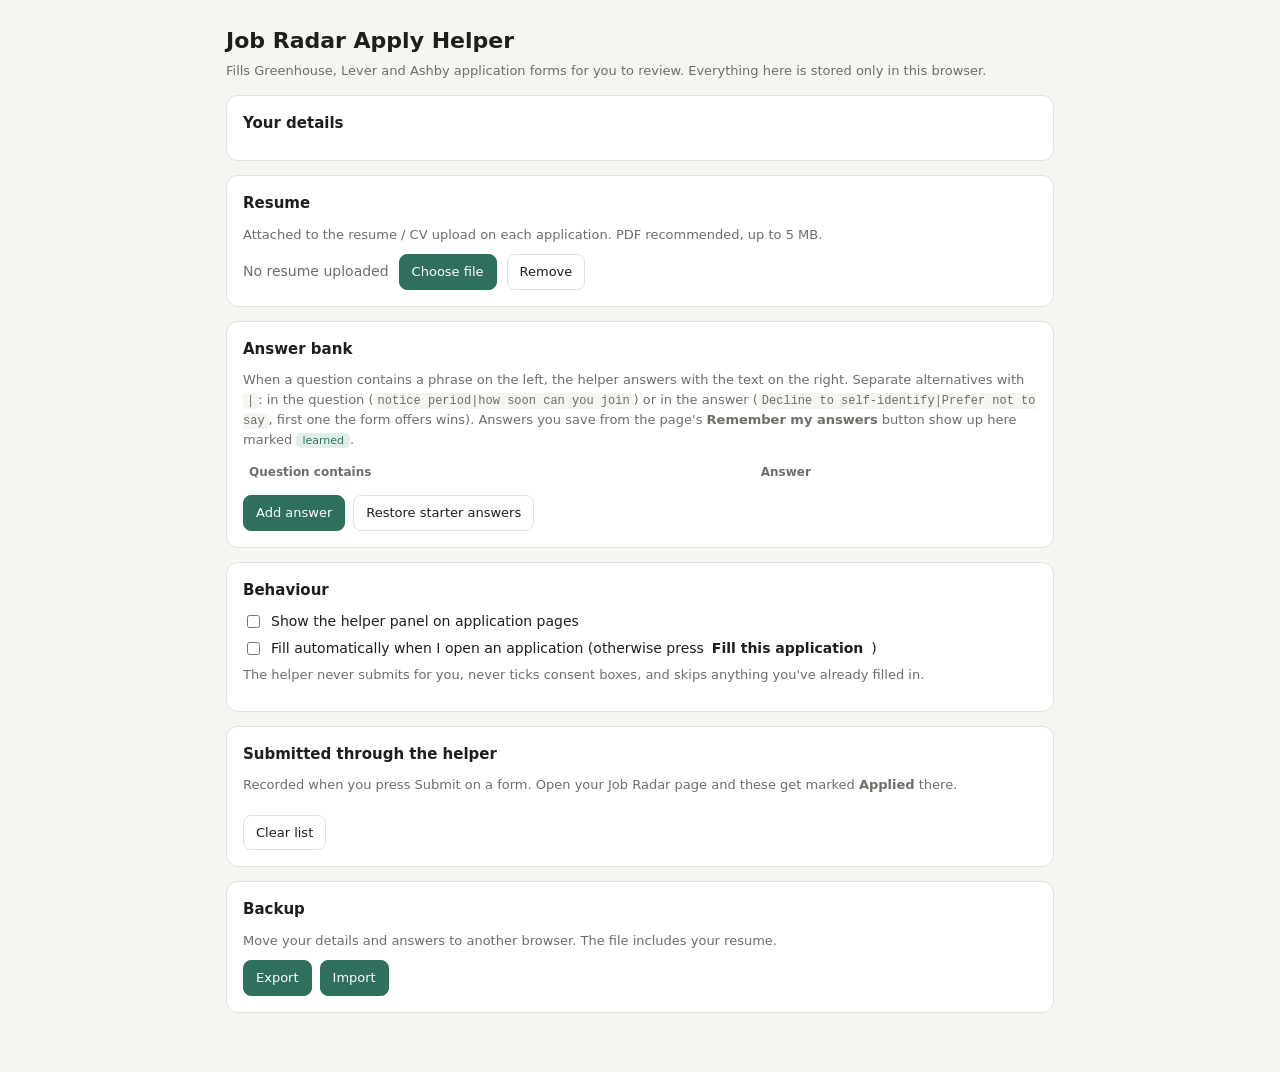
<file: apply-helper/options.html>
<!doctype html>
<html lang="en">
<head>
<meta charset="utf-8">
<meta name="viewport" content="width=device-width, initial-scale=1">
<title>Apply Helper settings</title>
<link rel="stylesheet" href="options.css">
</head>
<body>
<main>
  <header>
    <h1>Job Radar Apply Helper</h1>
    <p>Fills Greenhouse, Lever and Ashby application forms for you to review. Everything here is stored only in this browser. <span id="saved" class="saved" hidden>Saved</span></p>
  </header>

  <section>
    <h2>Your details</h2>
    <div class="grid" id="profile"></div>
  </section>

  <section>
    <h2>Resume</h2>
    <p class="hint">Attached to the resume / CV upload on each application. PDF recommended, up to 5 MB.</p>
    <div class="resume">
      <span id="resume-name" class="muted">No resume uploaded</span>
      <label class="btn">Choose file<input type="file" id="resume" accept=".pdf,.doc,.docx" hidden></label>
      <button class="btn ghost" id="resume-clear" hidden>Remove</button>
    </div>
  </section>

  <section>
    <h2>Answer bank</h2>
    <p class="hint">When a question contains a phrase on the left, the helper answers with the text on the right.
      Separate alternatives with <code>|</code>: in the question (<code>notice period|how soon can you join</code>) or in the
      answer (<code>Decline to self-identify|Prefer not to say</code>, first one the form offers wins). Answers you save from the
      page's <b>Remember my answers</b> button show up here marked <span class="tag">learned</span>.</p>
    <table class="bank">
      <thead><tr><th>Question contains</th><th>Answer</th><th></th></tr></thead>
      <tbody id="bank"></tbody>
    </table>
    <div class="row"><button class="btn" id="add">Add answer</button><button class="btn ghost" id="reset-bank">Restore starter answers</button></div>
  </section>

  <section>
    <h2>Behaviour</h2>
    <label class="check"><input type="checkbox" id="s-showPanel"> Show the helper panel on application pages</label>
    <label class="check"><input type="checkbox" id="s-autoFill"> Fill automatically when I open an application (otherwise press <b>Fill this application</b>)</label>
    <p class="hint">The helper never submits for you, never ticks consent boxes, and skips anything you've already filled in.</p>
  </section>

  <section>
    <h2>Submitted through the helper <span class="muted" id="applied-count"></span></h2>
    <p class="hint">Recorded when you press Submit on a form. Open your Job Radar page and these get marked <b>Applied</b> there.</p>
    <ul id="applied" class="applied"></ul>
    <div class="row"><button class="btn ghost" id="applied-clear">Clear list</button></div>
  </section>

  <section>
    <h2>Backup</h2>
    <p class="hint">Move your details and answers to another browser. The file includes your resume.</p>
    <div class="row">
      <button class="btn" id="export">Export</button>
      <label class="btn">Import<input type="file" id="import" accept="application/json" hidden></label>
    </div>
  </section>
</main>
<script src="src/common.js"></script>
<script src="options.js"></script>
</body>
</html>
</file>
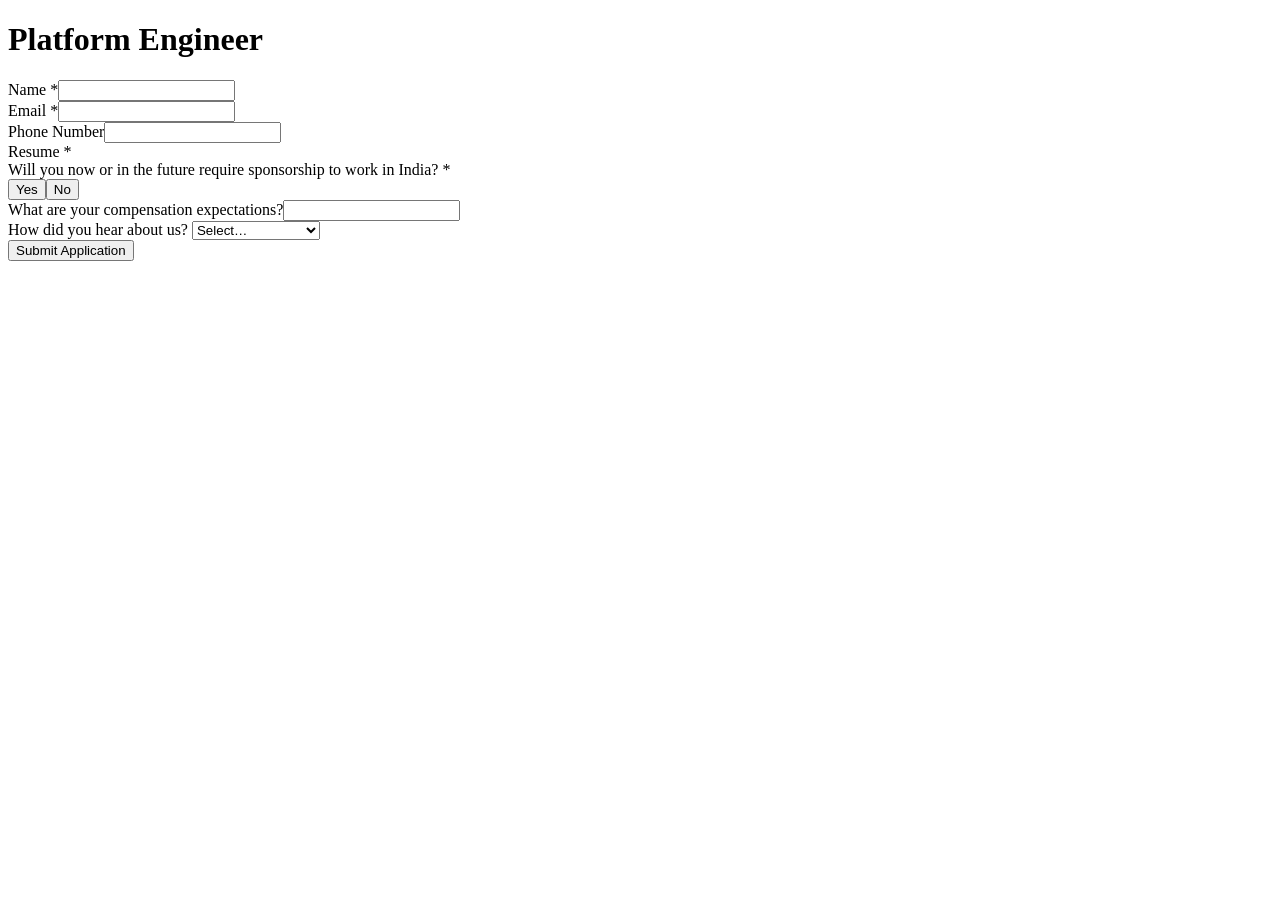
<file: apply-helper/tests/fixtures/ashby.html>
<!doctype html><html><head><meta charset="utf-8"><title>Platform Engineer @ Acme</title>
<style>._active{background:#2f6f5e;color:#fff}</style></head>
<body><h1 class="ashby-job-posting-heading">Platform Engineer</h1>
<div class="ashby-application-form-container">
 <div class="ashby-application-form-field-entry"><label for="_systemfield_name" class="ashby-application-form-question-title">Name *</label><input id="_systemfield_name" name="_systemfield_name" required></div>
 <div class="ashby-application-form-field-entry"><label for="_systemfield_email" class="ashby-application-form-question-title">Email *</label><input id="_systemfield_email" name="_systemfield_email" type="email" required></div>
 <div class="ashby-application-form-field-entry"><label for="phone-q" class="ashby-application-form-question-title">Phone Number</label><input id="phone-q" type="tel"></div>
 <div class="ashby-application-form-field-entry"><label for="_systemfield_resume" class="ashby-application-form-question-title">Resume *</label><input id="_systemfield_resume" type="file" required style="display:none"></div>
 <div class="ashby-application-form-field-entry"><label class="ashby-application-form-question-title">Will you now or in the future require sponsorship to work in India? *</label>
   <div class="_yesno"><button type="button" class="_option">Yes</button><button type="button" class="_option">No</button></div></div>
 <div class="ashby-application-form-field-entry"><label for="ctc-q" class="ashby-application-form-question-title">What are your compensation expectations?</label><input id="ctc-q" type="text"></div>
 <div class="ashby-application-form-field-entry"><label for="hear-q" class="ashby-application-form-question-title">How did you hear about us?</label>
   <select id="hear-q"><option value="">Select…</option><option>LinkedIn</option><option>Company website</option><option>Referral</option></select></div>
 <button type="submit" class="ashby-application-form-submit-button">Submit Application</button>
</div>
<script>document.querySelectorAll('._yesno button').forEach(b=>b.addEventListener('click',()=>{b.parentElement.querySelectorAll('button').forEach(x=>x.classList.remove('_active'));b.classList.add('_active')}));</script>
</body></html>
</file>
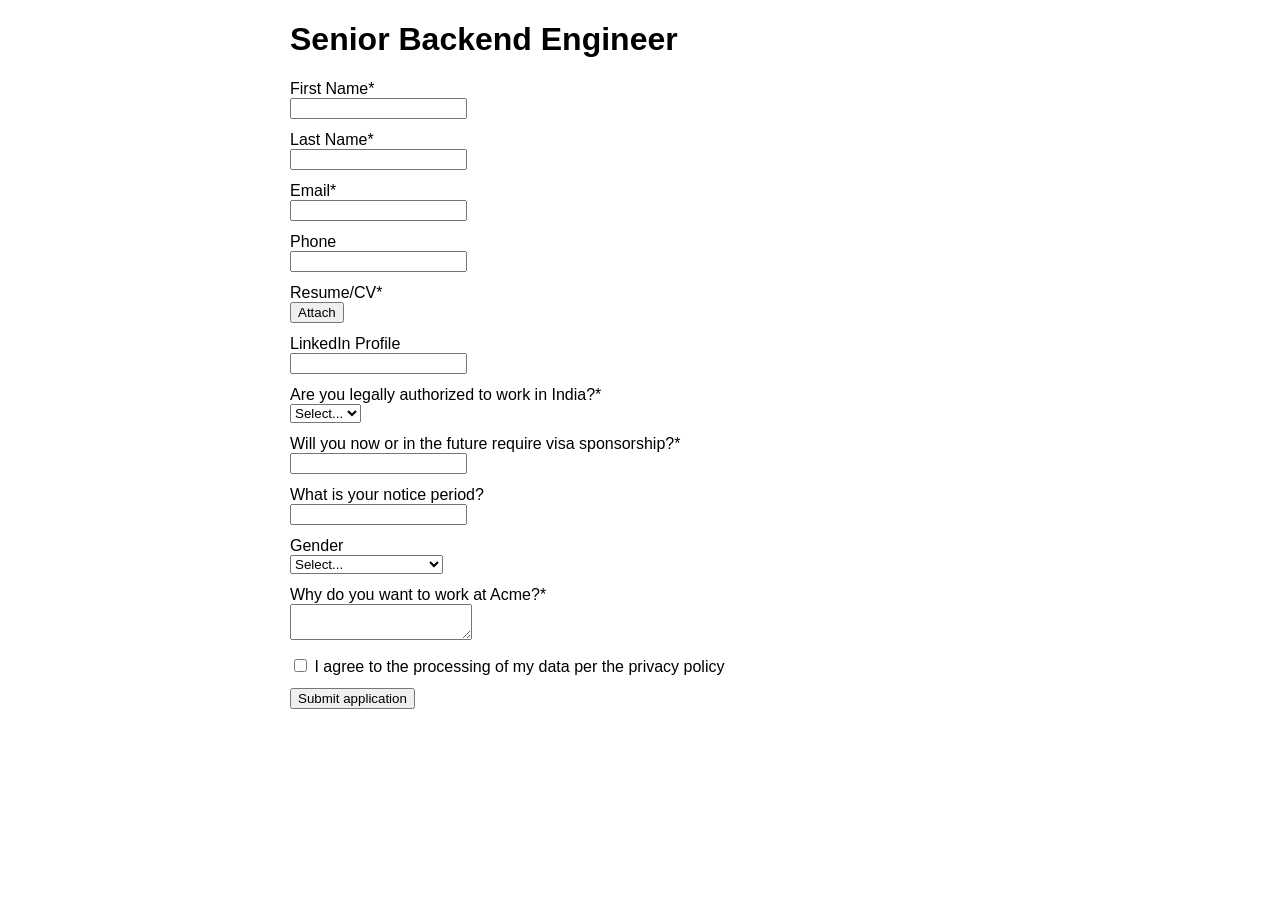
<file: apply-helper/tests/fixtures/greenhouse.html>
<!doctype html><html><head><meta charset="utf-8"><title>Job Application for Senior Backend Engineer at Acme</title>
<style>body{font-family:sans-serif;max-width:700px;margin:20px auto} .field{margin:12px 0} label{display:block} .listbox{border:1px solid #ccc} .listbox[hidden]{display:none}</style></head>
<body><h1 class="section-header">Senior Backend Engineer</h1>
<form id="application-form">
 <div class="field"><label for="first_name">First Name<span>*</span></label><input id="first_name" name="first_name" aria-required="true"></div>
 <div class="field"><label for="last_name">Last Name<span>*</span></label><input id="last_name" name="last_name" aria-required="true"></div>
 <div class="field"><label for="email">Email<span>*</span></label><input id="email" type="text" name="email" aria-required="true"></div>
 <div class="field"><label for="phone">Phone</label><input id="phone" type="tel" name="phone"></div>
 <div class="field"><label for="resume">Resume/CV<span>*</span></label><input id="resume" type="file" style="position:absolute;opacity:0;width:1px;height:1px"><button type="button">Attach</button></div>
 <div class="field"><label for="question_1">LinkedIn Profile</label><input id="question_1" type="text"></div>
 <div class="field"><label for="question_2">Are you legally authorized to work in India?*</label>
   <select id="question_2"><option value="">Select...</option><option value="1">Yes</option><option value="0">No</option></select></div>
 <div class="field"><label id="q3-label" for="question_3">Will you now or in the future require visa sponsorship?*</label>
   <div class="select__container"><div class="select__control"><div class="select__single-value" id="q3-value"></div>
   <input id="question_3" class="select__input" role="combobox" aria-autocomplete="list" aria-controls="q3-list" aria-labelledby="q3-label"></div>
   <div id="q3-list" class="listbox" role="listbox" hidden></div></div></div>
 <div class="field"><label for="question_4">What is your notice period?</label><input id="question_4" type="text"></div>
 <div class="field"><label for="question_5">Gender</label>
   <select id="question_5"><option value="">Select...</option><option>Male</option><option>Female</option><option>Decline to self-identify</option></select></div>
 <div class="field"><label for="question_6">Why do you want to work at Acme?*</label><textarea id="question_6" required></textarea></div>
 <div class="field"><label><input type="checkbox" id="consent" required> I agree to the processing of my data per the privacy policy</label></div>
 <button type="submit">Submit application</button>
</form>
<script>
 const inp=document.getElementById('question_3'), list=document.getElementById('q3-list'), val=document.getElementById('q3-value');
 inp.addEventListener('input',()=>{ const q=inp.value.toLowerCase(); list.innerHTML='';
   ['Yes','No'].filter(o=>o.toLowerCase().includes(q)).forEach((o,i)=>{const d=document.createElement('div');d.setAttribute('role','option');d.id='react-select-3-option-'+i;d.textContent=o;
     d.addEventListener('click',()=>{val.textContent=o;inp.value='';list.hidden=true;});list.appendChild(d)}); list.hidden=!list.children.length;});
 document.getElementById('application-form').addEventListener('submit',e=>{e.preventDefault();document.body.dataset.submitted='1'});
 // Like React hydrating the whole document: drop any node the app didn't render.
 const own = new Set([...document.documentElement.children, ...document.body.children]);
 const rerender = () => [...document.documentElement.children, ...document.body.children].forEach(n => { if (!own.has(n)) n.remove(); });
 window.addEventListener('load', () => { setTimeout(rerender, 300); setTimeout(rerender, 1600); });
</script></body></html>
</file>
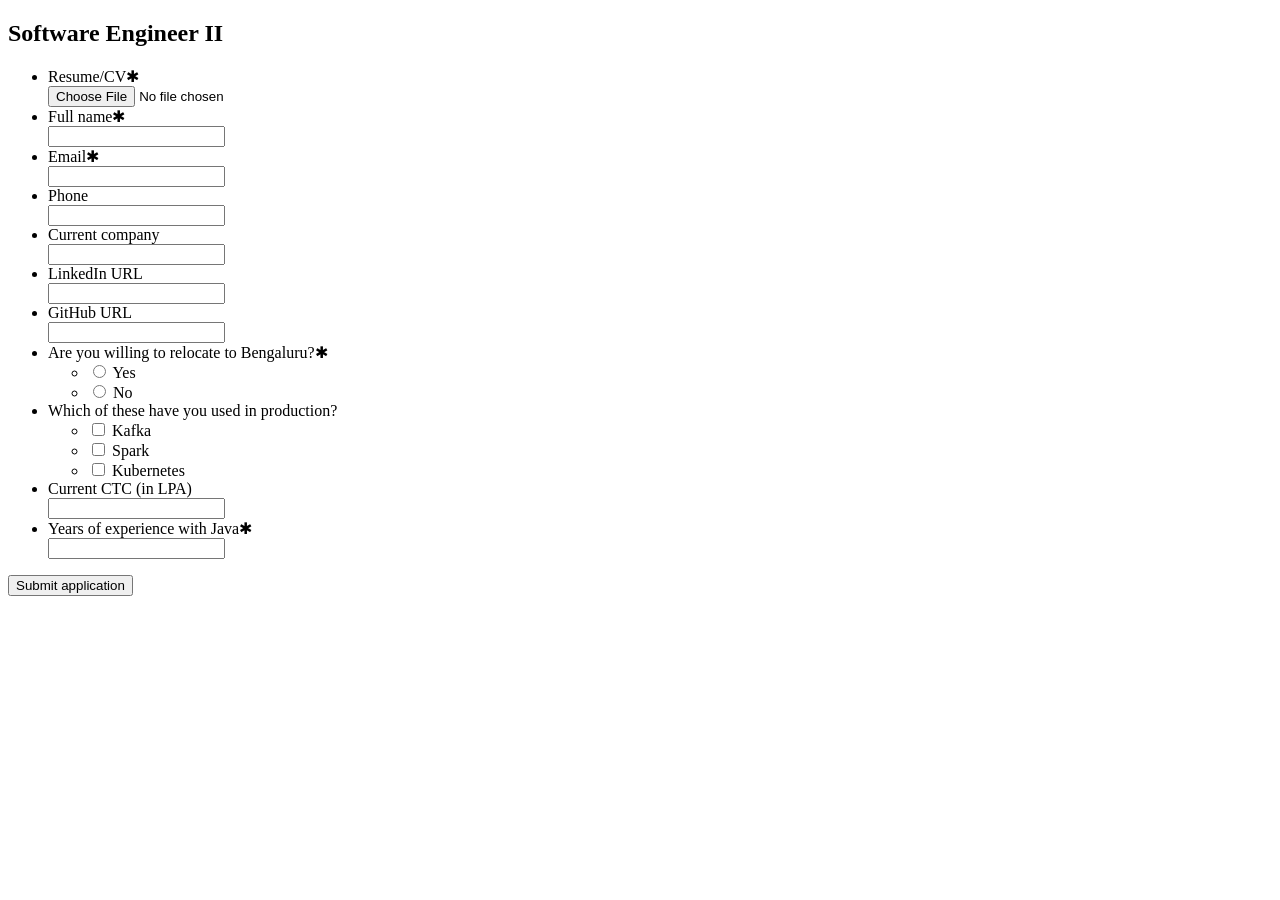
<file: apply-helper/tests/fixtures/lever.html>
<!doctype html><html><head><meta charset="utf-8"><title>Acme - Software Engineer II</title></head>
<body><div class="posting-headline"><h2>Software Engineer II</h2></div>
<form method="POST" id="application-form"><ul>
 <li class="application-question"><label><div class="application-label">Resume/CV<span class="required">✱</span></div>
   <div class="application-field"><input type="file" name="resume" id="resume-upload-input"></div></label></li>
 <li class="application-question"><label><div class="application-label">Full name<span class="required">✱</span></div><div class="application-field"><input type="text" name="name" required></div></label></li>
 <li class="application-question"><label><div class="application-label">Email<span class="required">✱</span></div><div class="application-field"><input type="email" name="email" required></div></label></li>
 <li class="application-question"><label><div class="application-label">Phone</div><div class="application-field"><input type="text" name="phone"></div></label></li>
 <li class="application-question"><label><div class="application-label">Current company</div><div class="application-field"><input type="text" name="org"></div></label></li>
 <li class="application-question"><label><div class="application-label">LinkedIn URL</div><div class="application-field"><input type="text" name="urls[LinkedIn]"></div></label></li>
 <li class="application-question"><label><div class="application-label">GitHub URL</div><div class="application-field"><input type="text" name="urls[GitHub]"></div></label></li>
 <li class="application-question custom-question"><div class="application-label">Are you willing to relocate to Bengaluru?<span class="required">✱</span></div>
   <div class="application-field"><ul>
     <li><label><input type="radio" name="cards[abc][field0]" value="Yes"> Yes</label></li>
     <li><label><input type="radio" name="cards[abc][field0]" value="No"> No</label></li></ul></div></li>
 <li class="application-question custom-question"><div class="application-label">Which of these have you used in production?</div>
   <div class="application-field"><ul>
     <li><label><input type="checkbox" name="cards[abc][field1]" value="Kafka"> Kafka</label></li>
     <li><label><input type="checkbox" name="cards[abc][field1]" value="Spark"> Spark</label></li>
     <li><label><input type="checkbox" name="cards[abc][field1]" value="Kubernetes"> Kubernetes</label></li></ul></div></li>
 <li class="application-question custom-question"><label><div class="application-label">Current CTC (in LPA)</div><div class="application-field"><input type="text" name="cards[abc][field2]"></div></label></li>
 <li class="application-question custom-question"><label><div class="application-label">Years of experience with Java<span class="required">✱</span></div><div class="application-field"><input type="text" name="cards[abc][field3]" required></div></label></li>
</ul><button type="submit" class="template-btn-submit">Submit application</button></form>
<script>document.getElementById('application-form').addEventListener('submit',e=>{e.preventDefault();document.body.dataset.submitted='1'});</script>
</body></html>
</file>
<file: apply-helper/options.css>
:root {
  --bg: #f6f5f1; --panel: #fff; --ink: #1d1f1c; --muted: #6b6f68; --line: #e3e1da;
  --accent: #2f6f5e; --accent-soft: #e2efe9; --warn: #b4521d;
}
@media (prefers-color-scheme: dark) {
  :root { --bg: #141614; --panel: #1c1f1c; --ink: #e8e8e3; --muted: #9a9e96; --line: #2c302c; --accent: #7cc4ad; --accent-soft: #1f3a32; --warn: #f0a273; }
}
* { box-sizing: border-box; }
body { margin: 0; background: var(--bg); color: var(--ink); font: 14px/1.5 system-ui, -apple-system, "Segoe UI", Roboto, sans-serif; }
main { max-width: 860px; margin: 0 auto; padding: 24px 16px 60px; }
h1 { font-size: 22px; margin: 0 0 4px; }
h2 { font-size: 15px; margin: 0 0 10px; }
header p, .hint { color: var(--muted); margin: 0 0 10px; font-size: 13px; }
section { background: var(--panel); border: 1px solid var(--line); border-radius: 12px; padding: 16px; margin-top: 14px; }
.grid { display: grid; grid-template-columns: repeat(auto-fill, minmax(240px, 1fr)); gap: 10px 14px; }
.grid label { display: flex; flex-direction: column; gap: 4px; font-size: 12.5px; font-weight: 600; }
input[type=text], input[type=email], input[type=tel], input[type=url], textarea {
  font: inherit; font-weight: 400; color: var(--ink); background: var(--bg); border: 1px solid var(--line);
  border-radius: 8px; padding: 7px 9px; width: 100%;
}
input:focus, textarea:focus { outline: 2px solid var(--accent); outline-offset: -1px; }
.btn { font: inherit; font-size: 13px; padding: 7px 12px; border-radius: 8px; border: 1px solid var(--accent); background: var(--accent); color: var(--panel); cursor: pointer; display: inline-block; }
.btn.ghost { background: none; color: var(--ink); border-color: var(--line); }
.row { display: flex; gap: 8px; margin-top: 10px; flex-wrap: wrap; }
.resume { display: flex; gap: 10px; align-items: center; flex-wrap: wrap; }
.muted { color: var(--muted); font-weight: 400; }
.saved { color: var(--accent); font-weight: 600; margin-left: 6px; }
table.bank { width: 100%; border-collapse: collapse; }
table.bank th { text-align: left; font-size: 12px; color: var(--muted); padding: 4px 6px; }
table.bank td { padding: 4px 6px; vertical-align: top; }
table.bank td:last-child { width: 36px; }
.del { background: none; border: 0; color: var(--muted); cursor: pointer; font-size: 16px; padding: 4px; }
.del:hover { color: var(--warn); }
.tag { font-size: 11px; background: var(--accent-soft); color: var(--accent); padding: 1px 6px; border-radius: 5px; }
.check { display: flex; gap: 8px; align-items: center; margin: 6px 0; }
code { background: var(--bg); padding: 1px 4px; border-radius: 4px; font-size: 12px; }
.applied { list-style: none; padding: 0; margin: 0; max-height: 260px; overflow: auto; }
.applied li { padding: 6px 0; border-bottom: 1px solid var(--line); font-size: 13px; display: flex; gap: 8px; justify-content: space-between; }
.applied li:last-child { border-bottom: 0; }
.applied a { color: var(--accent); }
@media (max-width: 600px) { table.bank, table.bank tbody, table.bank tr, table.bank td { display: block; width: 100%; } table.bank thead { display: none; } table.bank tr { border-bottom: 1px solid var(--line); padding: 6px 0; } }
</file>
